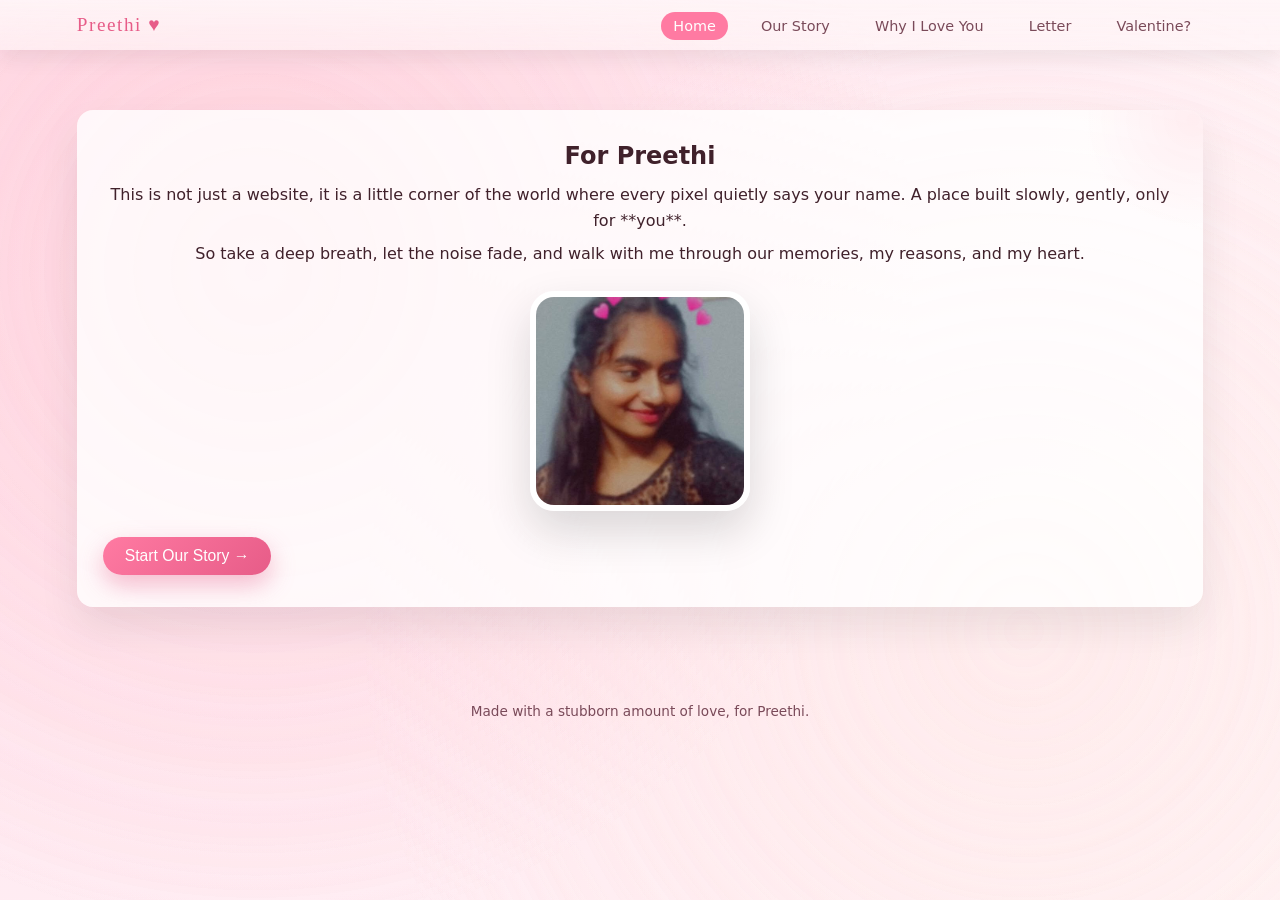
<file: index.html>
<!DOCTYPE html>
<html lang="en">
<head>
  <meta charset="UTF-8">
  <title>For Preethi</title>
  <meta name="viewport" content="width=device-width, initial-scale=1.0">
  <link rel="stylesheet" href="style.css">
</head>
<body class="home-page">
  <div class="overlay"></div>

  <header class="top-nav">
    <div class="logo-heart">
  <span class="logo-main">Preethi</span>
  <span class="logo-sub">♥</span>
</div>

    <nav>
      <a href="index.html" class="active">Home</a>
      <a href="story.html">Our Story</a>
      <a href="reasons.html">Why I Love You</a>
      <a href="letter.html">Letter</a>
      <a href="valentine.html">Valentine?</a>
    </nav>
  </header>

  <main class="centered-section">
    <section class="intro-card fade-in">
      <h1>For Preethi</h1>
      <p>
        This is not just a website, it is a little corner of the world where 
        every pixel quietly says your name.  
        A place built slowly, gently, only for **you**.
      </p>
      <p>
        So take a deep breath, let the noise fade, and walk with me through 
        our memories, my reasons, and my heart.
      </p>

      <!-- Your picture – replace src with your own file name if needed -->
      <div class="photo-frame">
        <img src="/images/p.jpeg" alt="Preethi">
      </div>

      <button class="primary-btn pulse" onclick="location.href='story.html'">
  Start Our Story →
</button>

    </section>
  </main>

  <footer class="soft-footer">
    Made with a stubborn amount of love, for Preethi.
  </footer>
</body>
</html>
</file>
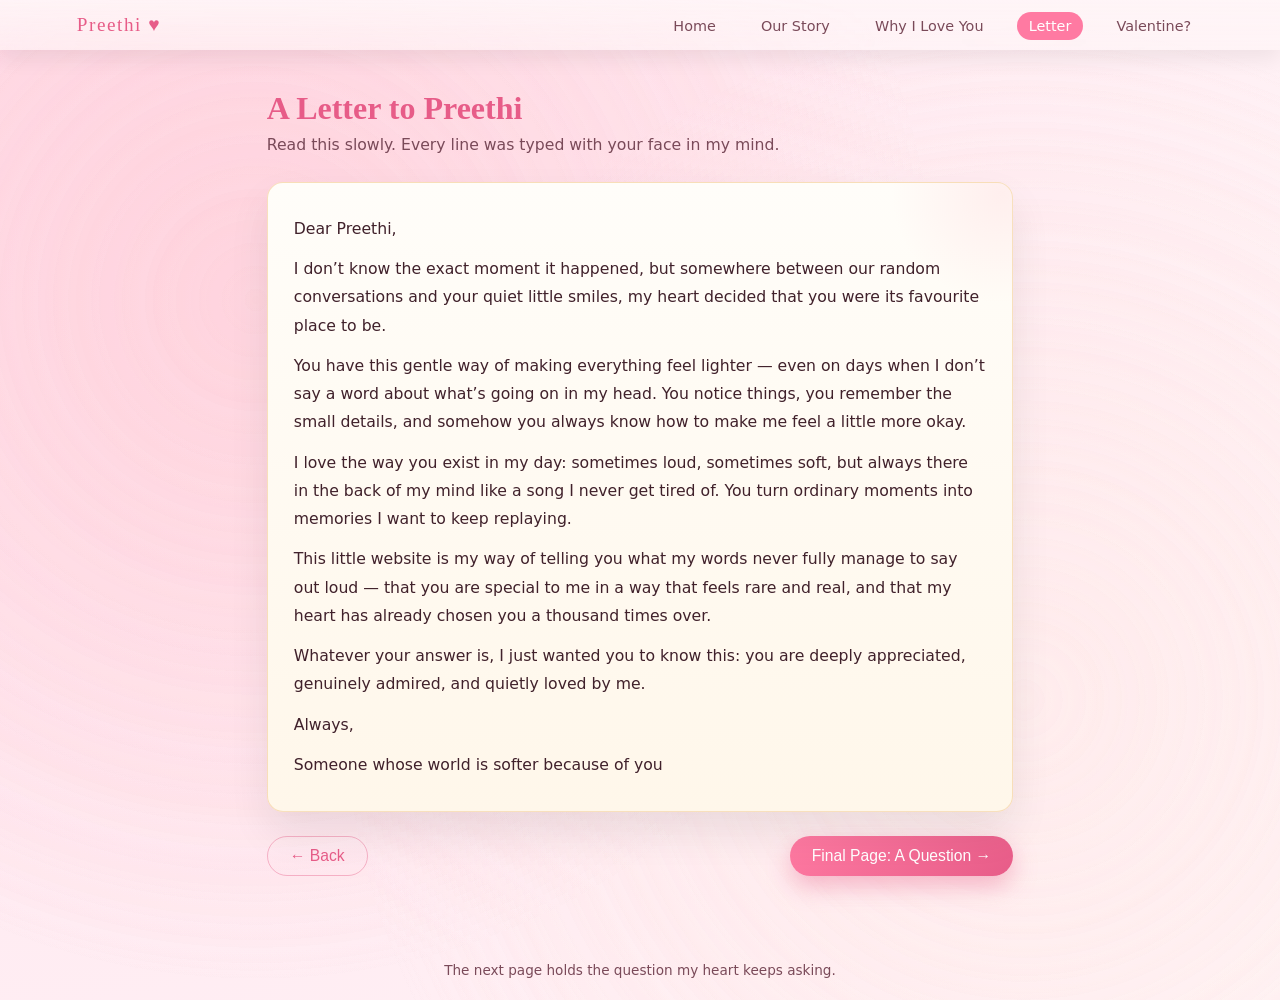
<file: letter.html>
<!DOCTYPE html>
<html lang="en">
<head>
  <meta charset="UTF-8">
  <title>A Letter to Preethi – For Preethi</title>
  <meta name="viewport" content="width=device-width, initial-scale=1.0">
  <link rel="stylesheet" href="style.css">
</head>
<body class="letter-page">
  <div class="overlay"></div>

  <header class="top-nav">
     <div class="logo-heart">
  <span class="logo-main">Preethi</span>
  <span class="logo-sub">♥</span>
</div>
    <nav>
      <a href="index.html">Home</a>
      <a href="story.html">Our Story</a>
      <a href="reasons.html">Why I Love You</a>
      <a href="letter.html" class="active">Letter</a>
      <a href="valentine.html">Valentine?</a>
    </nav>
  </header>

  <main class="page-content">
    <h1 class="page-title">A Letter to Preethi</h1>
    <p class="page-subtitle">
      Read this slowly. Every line was typed with your face in my mind.
    </p>

    <section class="letter-paper fade-in-slow">
      <!-- Edit the text to match your real feelings; keep it natural -->
      <p>Dear Preethi,</p>

      <p>
        I don’t know the exact moment it happened, but somewhere between our random
        conversations and your quiet little smiles, my heart decided that you were
        its favourite place to be.
      </p>

      <p>
        You have this gentle way of making everything feel lighter — even on days
        when I don’t say a word about what’s going on in my head. You notice things,
        you remember the small details, and somehow you always know how to make me
        feel a little more okay.
      </p>

      <p>
        I love the way you exist in my day: sometimes loud, sometimes soft, but
        always there in the back of my mind like a song I never get tired of.
        You turn ordinary moments into memories I want to keep replaying.
      </p>

      <p>
        This little website is my way of telling you what my words never fully
        manage to say out loud — that you are special to me in a way that feels
        rare and real, and that my heart has already chosen you a thousand times
        over.
      </p>

      <p>
        Whatever your answer is, I just wanted you to know this: you are deeply
        appreciated, genuinely admired, and quietly loved by me.
      </p>

      <p>Always,</p>
      <p>Someone whose world is softer because of you</p>
    </section>

    <div class="nav-buttons">
      <button class="ghost-btn" onclick="location.href='reasons.html'">← Back</button>
      <button class="primary-btn" onclick="location.href='valentine.html'">Final Page: A Question →</button>
    </div>
  </main>

  <footer class="soft-footer">
    The next page holds the question my heart keeps asking.
  </footer>
</body>
</html>
</file>
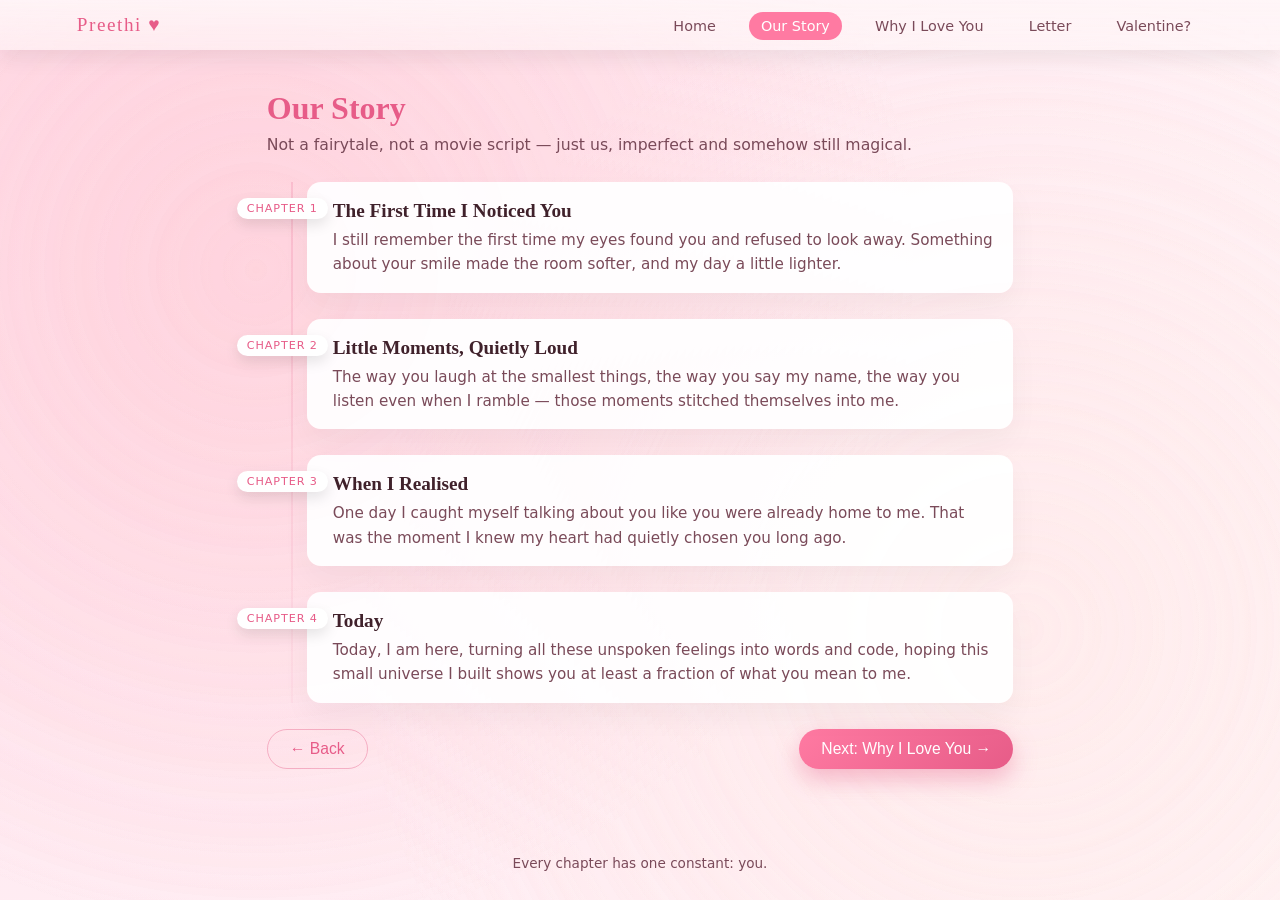
<file: story.html>
<!DOCTYPE html>
<html lang="en">
<head>
  <meta charset="UTF-8">
  <title>Our Story – For Preethi</title>
  <meta name="viewport" content="width=device-width, initial-scale=1.0">
  <link rel="stylesheet" href="style.css">
</head>
<body class="story-page">
  <div class="overlay"></div>

  <header class="top-nav">
     <div class="logo-heart">
  <span class="logo-main">Preethi</span>
  <span class="logo-sub">♥</span>
</div>
    <nav>
      <a href="index.html">Home</a>
      <a href="story.html" class="active">Our Story</a>
      <a href="reasons.html">Why I Love You</a>
      <a href="letter.html">Letter</a>
      <a href="valentine.html">Valentine?</a>
    </nav>
  </header>

  <main class="page-content">
    <h1 class="page-title">Our Story</h1>
    <p class="page-subtitle">
      Not a fairytale, not a movie script — just us, imperfect and somehow still magical.
    </p>

    <section class="timeline">
      <!-- Each chapter block; edit text to match your real story -->
      <article class="timeline-item fade-up">
        <div class="timeline-badge">Chapter 1</div>
        <h2>The First Time I Noticed You</h2>
        <p>
          I still remember the first time my eyes found you and refused to look away.  
          Something about your smile made the room softer, and my day a little lighter.
        </p>
      </article>

      <article class="timeline-item fade-up delay-1">
        <div class="timeline-badge">Chapter 2</div>
        <h2>Little Moments, Quietly Loud</h2>
        <p>
          The way you laugh at the smallest things, the way you say my name,  
          the way you listen even when I ramble — those moments stitched themselves into me.
        </p>
      </article>

      <article class="timeline-item fade-up delay-2">
        <div class="timeline-badge">Chapter 3</div>
        <h2>When I Realised</h2>
        <p>
          One day I caught myself talking about you like you were already home to me.  
          That was the moment I knew my heart had quietly chosen you long ago.
        </p>
      </article>

      <article class="timeline-item fade-up delay-3">
        <div class="timeline-badge">Chapter 4</div>
        <h2>Today</h2>
        <p>
          Today, I am here, turning all these unspoken feelings into words and code,  
          hoping this small universe I built shows you at least a fraction of what you mean to me.
        </p>
      </article>
    </section>

    <div class="nav-buttons">
      <button class="ghost-btn" onclick="location.href='index.html'">← Back</button>
      <button class="primary-btn" onclick="location.href='reasons.html'">Next: Why I Love You →</button>
    </div>
  </main>

  <footer class="soft-footer">
    Every chapter has one constant: you.
  </footer>
</body>
</html>
</file>
<file: style.css>
/* ===========================
   Global styles
   =========================== */

body {
  font-family: var(--font-body);
  color: var(--text-main);
  min-height: 100vh;
  background: radial-gradient(circle at top left, #ffe0ec, var(--bg));
  position: relative;
  opacity: 0;
  animation: pageFadeIn 0.9s ease-out forwards;
}

@keyframes pageFadeIn {
  from { opacity: 0; transform: translateY(10px); }
  to   { opacity: 1; transform: translateY(0); }
}


:root {
  --bg: #fff5f7;
  --bg-soft: #ffe9f0;
  --primary: #ff7aa2;
  --primary-dark: #e75c88;
  --accent: #f6d4a4;
  --text-main: #40212b;
  --text-soft: #7a4a59;
  --card-bg: #ffffffcc;
  --shadow-soft: 0 20px 40px rgba(0, 0, 0, 0.08);
  --radius-card: 16px;
  --transition-base: 0.4s ease;
  --font-heading: "Playfair Display", "Times New Roman", serif;
  --font-body: "Poppins", system-ui, -apple-system, BlinkMacSystemFont, sans-serif;
}

* {
  box-sizing: border-box;
  margin: 0;
  padding: 0;
}

body {
  font-family: var(--font-body);
  color: var(--text-main);
  min-height: 100vh;
  background: radial-gradient(circle at top left, #ffe0ec, var(--bg));
  position: relative;
}

/* Soft floating bokeh-style overlay */
.overlay::before,
.overlay::after {
  content: "";
  position: fixed;
  inset: 0;
  pointer-events: none;
  background:
    radial-gradient(circle at 20% 30%, rgba(255, 182, 193, 0.35) 0, transparent 55%),
    radial-gradient(circle at 80% 70%, rgba(255, 228, 225, 0.45) 0, transparent 55%);
  mix-blend-mode: screen;
  opacity: 0.7;
  z-index: -2;
}

/* Top navigation */

.top-nav {
  position: sticky;
  top: 0;
  z-index: 10;
  display: flex;
  align-items: center;
  justify-content: space-between;
  padding: 14px 6vw;
  backdrop-filter: blur(20px);
  background: linear-gradient(to bottom, rgba(255, 245, 247, 0.95), rgba(255, 245, 247, 0.7));
  box-shadow: 0 10px 20px rgba(0, 0, 0, 0.06);
}

.logo-heart {
  font-family: var(--font-heading);
  font-size: 1.2rem;
  letter-spacing: 0.08em;
  color: var(--primary-dark);
}

.top-nav nav a {
  margin-left: 16px;
  text-decoration: none;
  font-size: 0.9rem;
  color: var(--text-soft);
  padding: 6px 12px;
  border-radius: 999px;
  transition: background var(--transition-base), color var(--transition-base), transform var(--transition-base);
}

.top-nav nav a:hover {
  background: rgba(255, 182, 193, 0.15);
  color: var(--primary-dark);
  transform: translateY(-1px);
}

.top-nav nav a.active {
  background: var(--primary);
  color: #fff;
}

/* Layout helpers */

.centered-section {
  display: flex;
  align-items: center;
  justify-content: center;
  padding: 60px 6vw 80px;
}

.page-content {
  max-width: 900px;
  margin: 40px auto 70px;
  padding: 0 6vw;
}

.valentine-main {
  min-height: calc(100vh - 140px);
  display: flex;
  align-items: center;
  justify-content: center;
  padding: 40px 6vw 70px;
}

/* Cards and sections */

.intro-card,
.question-card,
.letter-paper {
  background: var(--card-bg);
  border-radius: var(--radius-card);
  box-shadow: var(--shadow-soft);
  padding: 32px 26px;
  position: relative;
  overflow: hidden;
}

.intro-card::before,
.question-card::before,
.letter-paper::before {
  content: "";
  position: absolute;
  width: 260px;
  height: 260px;
  border-radius: 50%;
  background: radial-gradient(circle, rgba(255, 182, 193, 0.25), transparent 60%);
  top: -120px;
  right: -120px;
  opacity: 0.8;
}

/* Titles and text */

.page-title {
  font-family: var(--font-heading);
  font-size: 2rem;
  margin-bottom: 8px;
  color: var(--primary-dark);
}

.page-subtitle {
  font-size: 0.98rem;
  color: var(--text-soft);
  margin-bottom: 28px;
}

/* Buttons */

.primary-btn,
.ghost-btn {
  border-radius: 999px;
  padding: 10px 22px;
  border: none;
  cursor: pointer;
  font-size: 0.98rem;
  font-weight: 500;
  transition: transform 0.18s ease, box-shadow 0.18s ease, background 0.28s ease, color 0.28s ease;
}

.primary-btn {
  background: linear-gradient(135deg, var(--primary), var(--primary-dark));
  color: #fff;
  box-shadow: 0 10px 25px rgba(231, 92, 136, 0.4);
}

.primary-btn:hover {
  transform: translateY(-2px);
  box-shadow: 0 16px 30px rgba(231, 92, 136, 0.5);
}

.ghost-btn {
  background: transparent;
  border: 1px solid rgba(231, 92, 136, 0.4);
  color: var(--primary-dark);
}

.ghost-btn:hover {
  background: rgba(255, 182, 193, 0.15);
  transform: translateY(-2px);
}

/* Special bigger buttons on valentine page */

.big-btn {
  min-width: 130px;
  font-size: 1rem;
  margin: 10px;
}

/* Footer */

.soft-footer {
  text-align: center;
  font-size: 0.85rem;
  padding: 16px 10px 22px;
  color: var(--text-soft);
}

/* Home page */

.photo-frame {
  width: 220px;
  height: 220px;
  margin: 24px auto 26px;
  border-radius: 24px;
  overflow: hidden;
  border: 6px solid rgba(255, 255, 255, 0.9);
  box-shadow: 0 20px 45px rgba(0, 0, 0, 0.15);
  position: relative;
  animation: floatSoft 4s ease-in-out infinite;
}

.photo-frame img {
  width: 100%;
  height: 100%;
  object-fit: cover;
  filter: saturate(1.1) contrast(1.02);
  transform: scale(1.02);
}

.intro-card h1 {
  text-align: center;
  margin-bottom: 12px;
}

.intro-card p {
  margin-bottom: 8px;
  line-height: 1.6;
  text-align: center;
}

/* Story page timeline */

.timeline {
  margin-top: 10px;
  position: relative;
  padding-left: 40px;
}

.timeline::before {
  content: "";
  position: absolute;
  left: 24px;
  top: 0;
  bottom: 0;
  width: 2px;
  background: linear-gradient(
    to bottom,
    rgba(231, 92, 136, 0.2),
    rgba(231, 92, 136, 0.05)
  );
}

.timeline-item {
  position: relative;
  margin: 22px 0 26px 0;
  padding: 18px 18px 16px 26px;
  background: rgba(255, 255, 255, 0.92);
  border-radius: 14px;
  box-shadow: 0 14px 30px rgba(0, 0, 0, 0.04);
}

.timeline-badge {
  position: absolute;
  left: -70px;
  top: 16px;
  background: #fff;
  border-radius: 999px;
  padding: 4px 10px;
  font-size: 0.7rem;
  text-transform: uppercase;
  letter-spacing: 0.08em;
  color: var(--primary-dark);
  box-shadow: 0 6px 14px rgba(0, 0, 0, 0.1);
}

.timeline-item h2 {
  font-family: var(--font-heading);
  font-size: 1.2rem;
  margin-bottom: 6px;
}

.timeline-item p {
  font-size: 0.95rem;
  color: var(--text-soft);
  line-height: 1.6;
}

.nav-buttons {
  margin-top: 24px;
  display: flex;
  justify-content: space-between;
}

/* Hearts page background hearts */

.reasons-page::before {
  content: "♥ ♥ ♥";
  position: fixed;
  left: 10%;
  top: 65%;
  font-size: 2.8rem;
  color: rgba(255, 182, 193, 0.35);
  animation: floatHearts 10s linear infinite;
  pointer-events: none;
}

.reasons-page::after {
  content: "♥ ♥";
  position: fixed;
  right: 6%;
  top: 20%;
  font-size: 2.2rem;
  color: rgba(255, 182, 193, 0.25);
  animation: floatHearts2 12s linear infinite;
  pointer-events: none;
}

/* Hearts grid */

.heart-grid {
  display: grid;
  grid-template-columns: repeat(auto-fit, minmax(150px, 1fr));
  gap: 18px;
}

.heart-card {
  perspective: 1000px;
  cursor: pointer;
  height: 180px;
  position: relative;
}

/* Inner wrapper that rotates */
.heart-inner {
  position: relative;
  width: 100%;
  height: 100%;
  transform-style: preserve-3d;
  transition: transform 0.6s ease;
}

/* Both sides of the card */
.heart-front,
.heart-back {
  position: absolute;
  inset: 0;
  border-radius: 18px;
  padding: 24px 14px;
  text-align: center;
  backface-visibility: hidden;
  -webkit-backface-visibility: hidden;
  transition: box-shadow 0.3s ease;
}

.heart-front {
  background: linear-gradient(135deg, #ffbfd2, #ff8fb3);
  font-size: 2.2rem;
  display: flex;
  align-items: center;
  justify-content: center;
  color: #fff;
  box-shadow: 0 15px 30px rgba(231, 92, 136, 0.4);
}

.heart-back {
  background: #fff;
  color: var(--text-soft);
  font-size: 0.95rem;
  line-height: 1.6;
  transform: rotateY(180deg);
  box-shadow: 0 8px 20px rgba(0, 0, 0, 0.06);
}

/* Flip effect */
.heart-card.flipped .heart-inner {
  transform: rotateY(180deg);
}

/* Hover flip on desktop */
.heart-card:hover .heart-inner {
  transform: rotateY(180deg);
}

/* Letter styles */

.letter-paper {
  background: linear-gradient(to bottom, #fffdf9, #fff7ea);
  border: 1px solid rgba(246, 212, 164, 0.7);
  max-width: 780px;
  margin: 0 auto;
  line-height: 1.8;
  font-size: 0.98rem;
  color: var(--text-main);
}

.letter-paper p + p {
  margin-top: 12px;
}

/* Valentine question page */

.question-text {
  font-size: 1.2rem;
  margin: 14px 0 24px;
  text-align: center;
}

.button-row {
  display: flex;
  justify-content: center;
  flex-wrap: wrap;
  margin-bottom: 20px;
}

/* Flower container */

.flower-container {
  position: relative;
  width: 100%;
  height: 160px;
  margin-top: 18px;
  overflow: visible;
}

/* Petals (used by JS burst) */
.petals {
  position: absolute;
  width: 14px;
  height: 14px;
  border-radius: 999px;
  background: radial-gradient(circle, #ffb7c9, #ff7aa2);
  opacity: 0;
}

/* Final letter appears after YES */

.final-letter {
  margin-top: 22px;
}

.hidden {
  display: none;
}

/* Animations */

@keyframes floatDown {
  0% {
    transform: translateY(-40px) translateX(0);
    opacity: 0;
  }
  15% {
    opacity: 1;
  }
  50% {
    transform: translateY(80px) translateX(15px);
  }
  100% {
    transform: translateY(180px) translateX(-15px);
    opacity: 0;
  }
}

@keyframes fadeIn {
  from {
    opacity: 0;
    transform: translateY(10px);
  }
  to {
    opacity: 1;
    transform: translateY(0);
  }
}

@keyframes fadeInSlow {
  from {
    opacity: 0;
    transform: translateY(16px);
  }
  to {
    opacity: 1;
    transform: translateY(0);
  }
}

.fade-in {
  animation: fadeIn 0.9s ease-out both;
}

.fade-in-slow {
  animation: fadeInSlow 1.6s ease-out both;
}

.fade-up {
  opacity: 0;
  transform: translateY(18px);
  animation: fadeIn 0.9s ease-out forwards;
}

.fade-up.delay-1 {
  animation-delay: 0.18s;
}

.fade-up.delay-2 {
  animation-delay: 0.36s;
}

.fade-up.delay-3 {
  animation-delay: 0.54s;
}

/* Soft floating hearts */

@keyframes floatHearts {
  0%   { transform: translateY(0); }
  50%  { transform: translateY(-18px); }
  100% { transform: translateY(0); }
}

@keyframes floatHearts2 {
  0%   { transform: translateY(0); }
  50%  { transform: translateY(20px); }
  100% { transform: translateY(0); }
}

/* Gentle float on main photo */

@keyframes floatSoft {
  0%   { transform: translateY(0) scale(1.02); }
  50%  { transform: translateY(-8px) scale(1.03); }
  100% { transform: translateY(0) scale(1.02); }
}

/* ===========================
   Responsive tweaks
   =========================== */

@media (max-width: 720px) {
  .top-nav {
    flex-direction: column;
    align-items: flex-start;
  }

  .top-nav nav {
    margin-top: 6px;
    display: flex;
    flex-wrap: wrap;
  }

  .top-nav nav a {
    margin: 4px 6px 0 0;
  }

  .intro-card,
  .question-card,
  .letter-paper {
    padding: 24px 18px;
  }

  .page-title {
    font-size: 1.6rem;
  }

  .photo-frame {
    width: 190px;
    height: 190px;
  }

  .timeline {
    padding-left: 36px;
  }

  .timeline::before {
    left: 20px;
  }

  .timeline-item {
    margin-left: 0;
    padding-left: 22px;
  }

  .timeline-badge {
    left: -60px;
  }

  .nav-buttons {
    flex-direction: column-reverse;
    gap: 10px;
  }

  .valentine-main {
    padding-top: 70px;
  }
}

/* NO button: allow JS transform */
#noBtn {
  position: relative;
  display: inline-block;
}

/* Heartbeat effect for final question text */
.question-text {
  font-size: 1.2rem;
  margin: 14px 0 24px;
  text-align: center;
  animation: heartbeat 2s ease-in-out infinite;
}

@keyframes heartbeat {
  0%   { transform: scale(1); }
  15%  { transform: scale(1.08); }
  30%  { transform: scale(1); }
  45%  { transform: scale(1.08); }
  60%  { transform: scale(1); }
  100% { transform: scale(1); }
}
/* Soft glowing pulse for YES button */
#yesBtn {
  animation: yesPulse 2.2s ease-in-out infinite;
}

@keyframes yesPulse {
  0%   { box-shadow: 0 0 0 rgba(231, 92, 136, 0.4); }
  50%  { box-shadow: 0 0 20px rgba(231, 92, 136, 0.9); }
  100% { box-shadow: 0 0 0 rgba(231, 92, 136, 0.4); }
}
</file>
